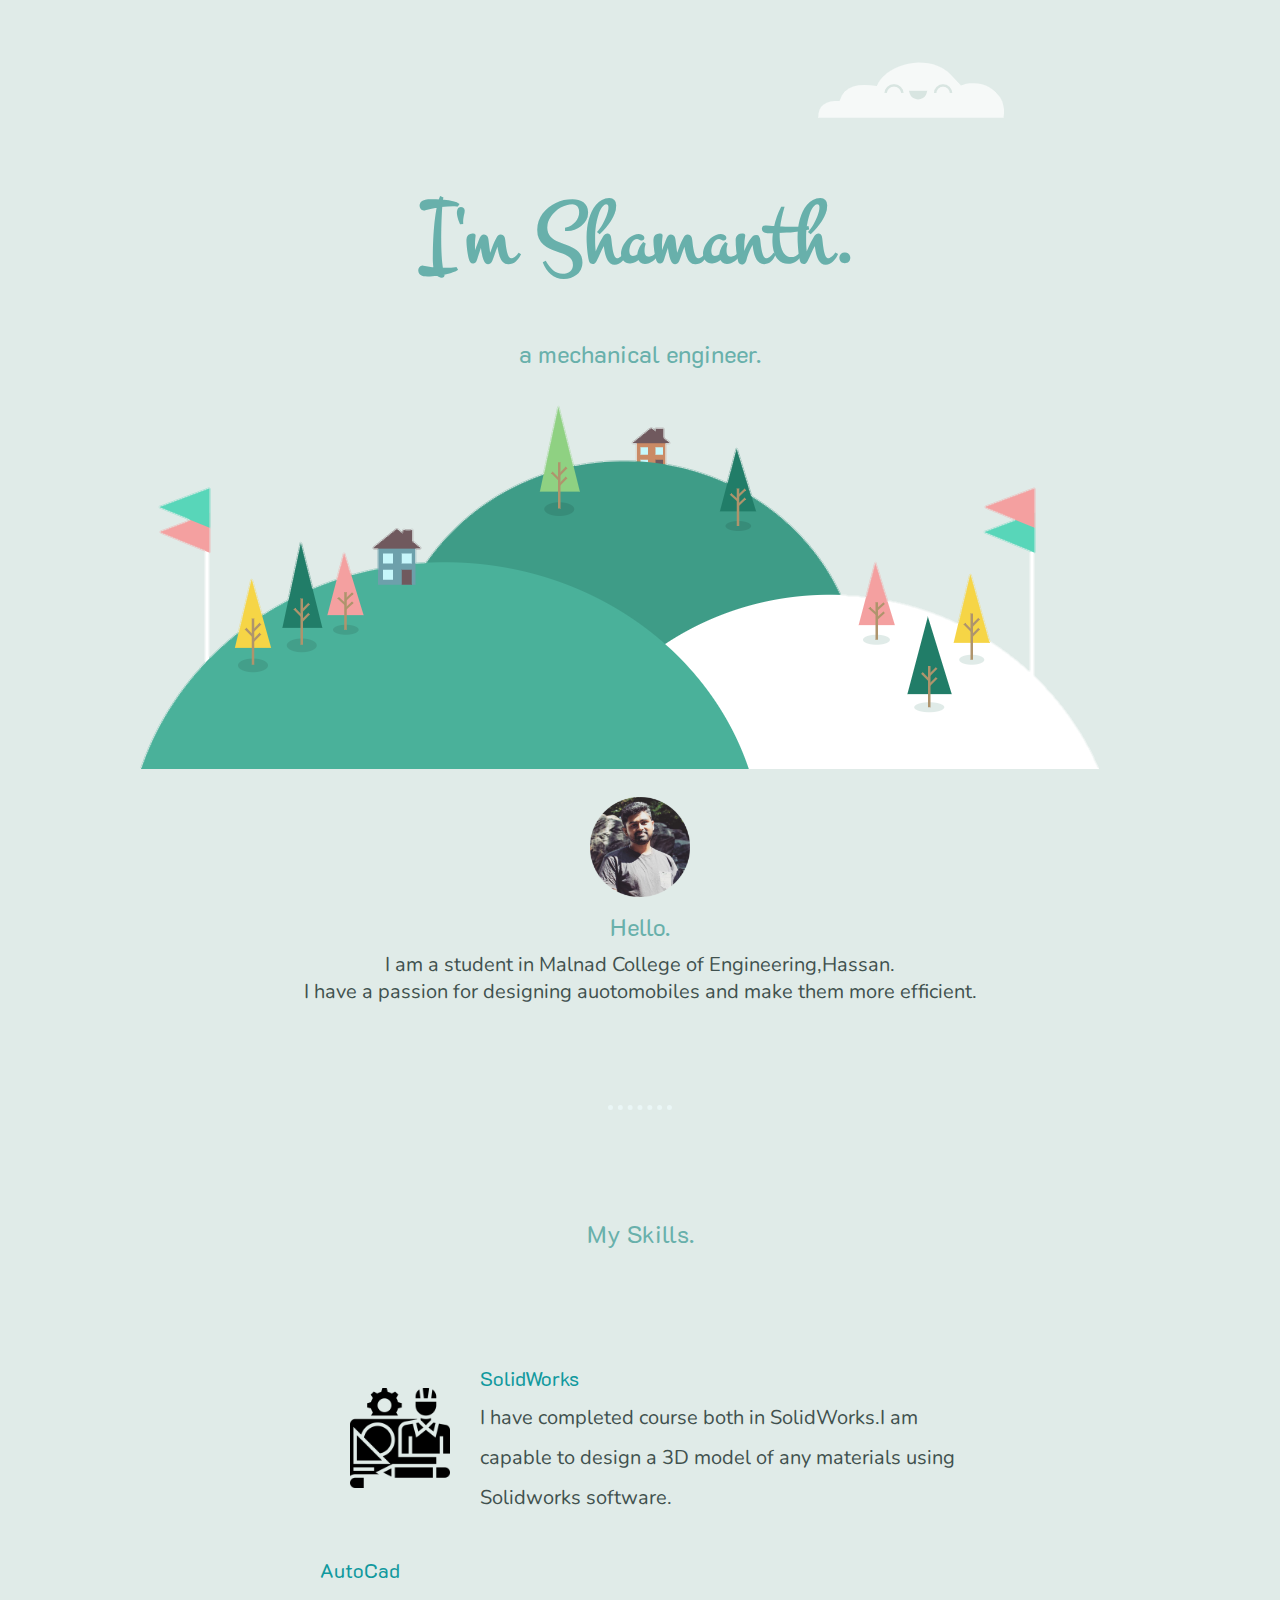
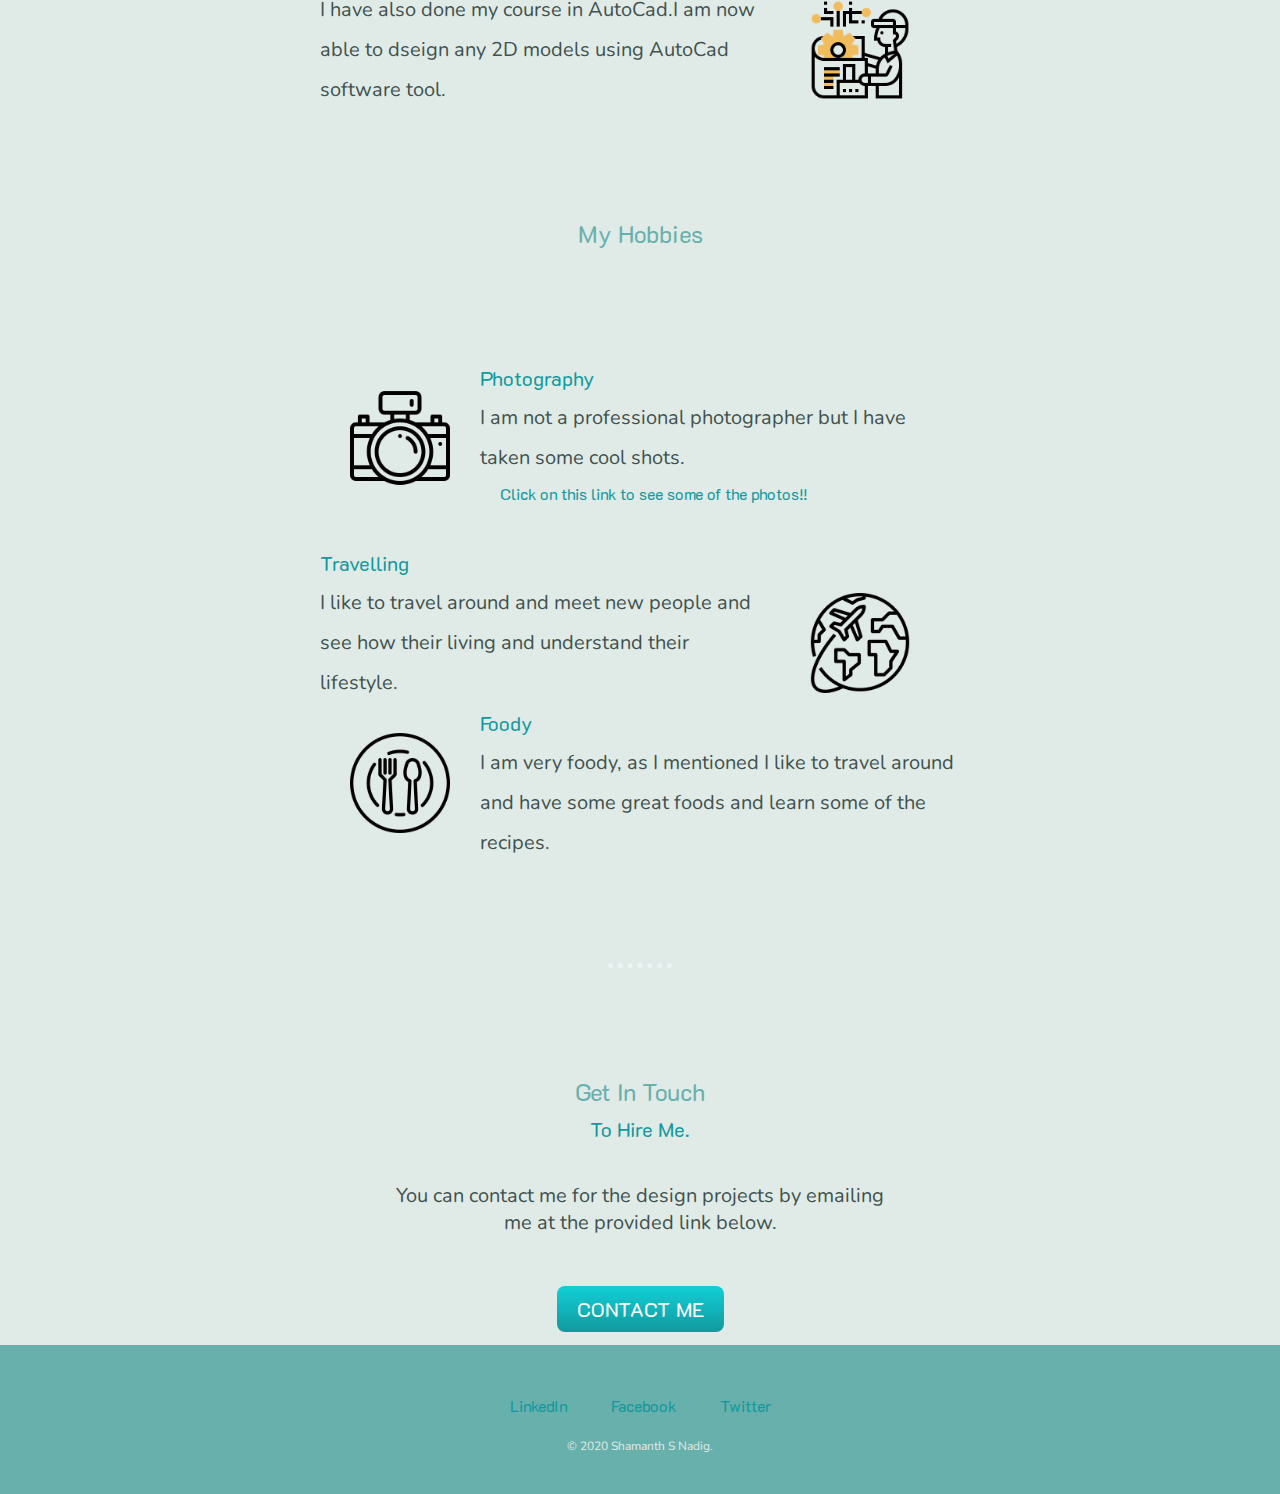
<file: index.html>
<!DOCTYPE html>
<html lang="en" dir="ltr">

<head>
  <meta charset="utf-8">
  <title>Shamanth S Nadig</title>
  <link rel="stylesheet" type="text/css" href="css/styles.css">
  <link rel="icon" href="favicon.ico">
  <link href="https://fonts.googleapis.com/css2?family=K2D:wght@300&family=Montez&family=Nunito:wght@600&display=swap" rel="stylesheet">

</head>

<body>
  <div class="First-box">
    <img class="top-cloud" src="images/Cloud.PNG" alt="cloud-image">
    <h1>I'm Shamanth.</h1>
    <h2>a mechanical engineer.</h2>

    <img src="images/1597386095435.png" alt="mountain-image"><br>
    <br>
    <div class="middle-container">
      <div class="profile">
        <img class="" src="Nadig.png" width="100px" height="100px" alt="">
        <h2>Hello.</h2>
        <p>I am a student in Malnad College of Engineering,Hassan.<br> I have a passion for designing auotomobiles and make them more efficient.</p>
      </div>
      <hr>
      <div class="skills">
        <h2>My Skills.</h2>
        <div class="skill-row">
          <img class="SolidWorks" src="blueprint.png" width="100px" height="100px" alt="">
          <h3>SolidWorks</h3>
          <p>I have completed course both in SolidWorks.I am capable to design a 3D model of any materials using Solidworks software.</p><br>
          <img class="AutoCad" src="machinery.png" width="100px" height="100px" alt="">
          <h3>AutoCad</h3>
          <p>I have also done my course in AutoCad.I am now able to dseign any 2D models using AutoCad software tool. </p>

        </div>
        <h2>My Hobbies</h2>
        <div class="skill-row">
          <img class="camera" src="camera.png" width="100px" height="100px" alt="">
          <h3>Photography</h3>
          <p>I am not a professional photographer but I have taken some cool shots.</p>
          <a href="Photography.html">Click on this link to see some of the photos!!</a><br><br>

          <img class="travel" src="travel.png" width="100px" height="100px" alt="">
          <h3>Travelling</h3>
          <p>I like to travel around and meet new people and see how their living and understand their lifestyle.</p>
          <img class="food" src="food.png" width="100px" height="100px" alt="">
          <h3>Foody</h3>
          <p>I am very foody, as I mentioned I like to travel around and have some great foods and learn some of the recipes.</p>
        </div>
      </div>
      <hr>
      <div class="contact-me">
        <h2>Get In Touch</h2>
        <h3>To Hire Me.</h3>
        <p class="contact-messege">You can contact me for the design projects by emailing me at the provided link below.</p>
        <a class="btn" href="mailto:shamanthnadig@gmail.com">CONTACT ME</a>
      </div>
    </div><br>


    <div class="bottom-container">
      <a class="footer-link" href="https://www.linkedin.com/in/shamanth-s-nadig-0b4606181/">LinkedIn</a>
      <a class="footer-link" href="https://www.facebook.com/Shamanthnadig98">Facebook</a>
      <a class="footer-link" href="https://twitter.com/ShamanthSNadig2">Twitter</a>
      <p class="copyright">© 2020 Shamanth S Nadig.</p>
    </div>



</body>

</html>
</file>
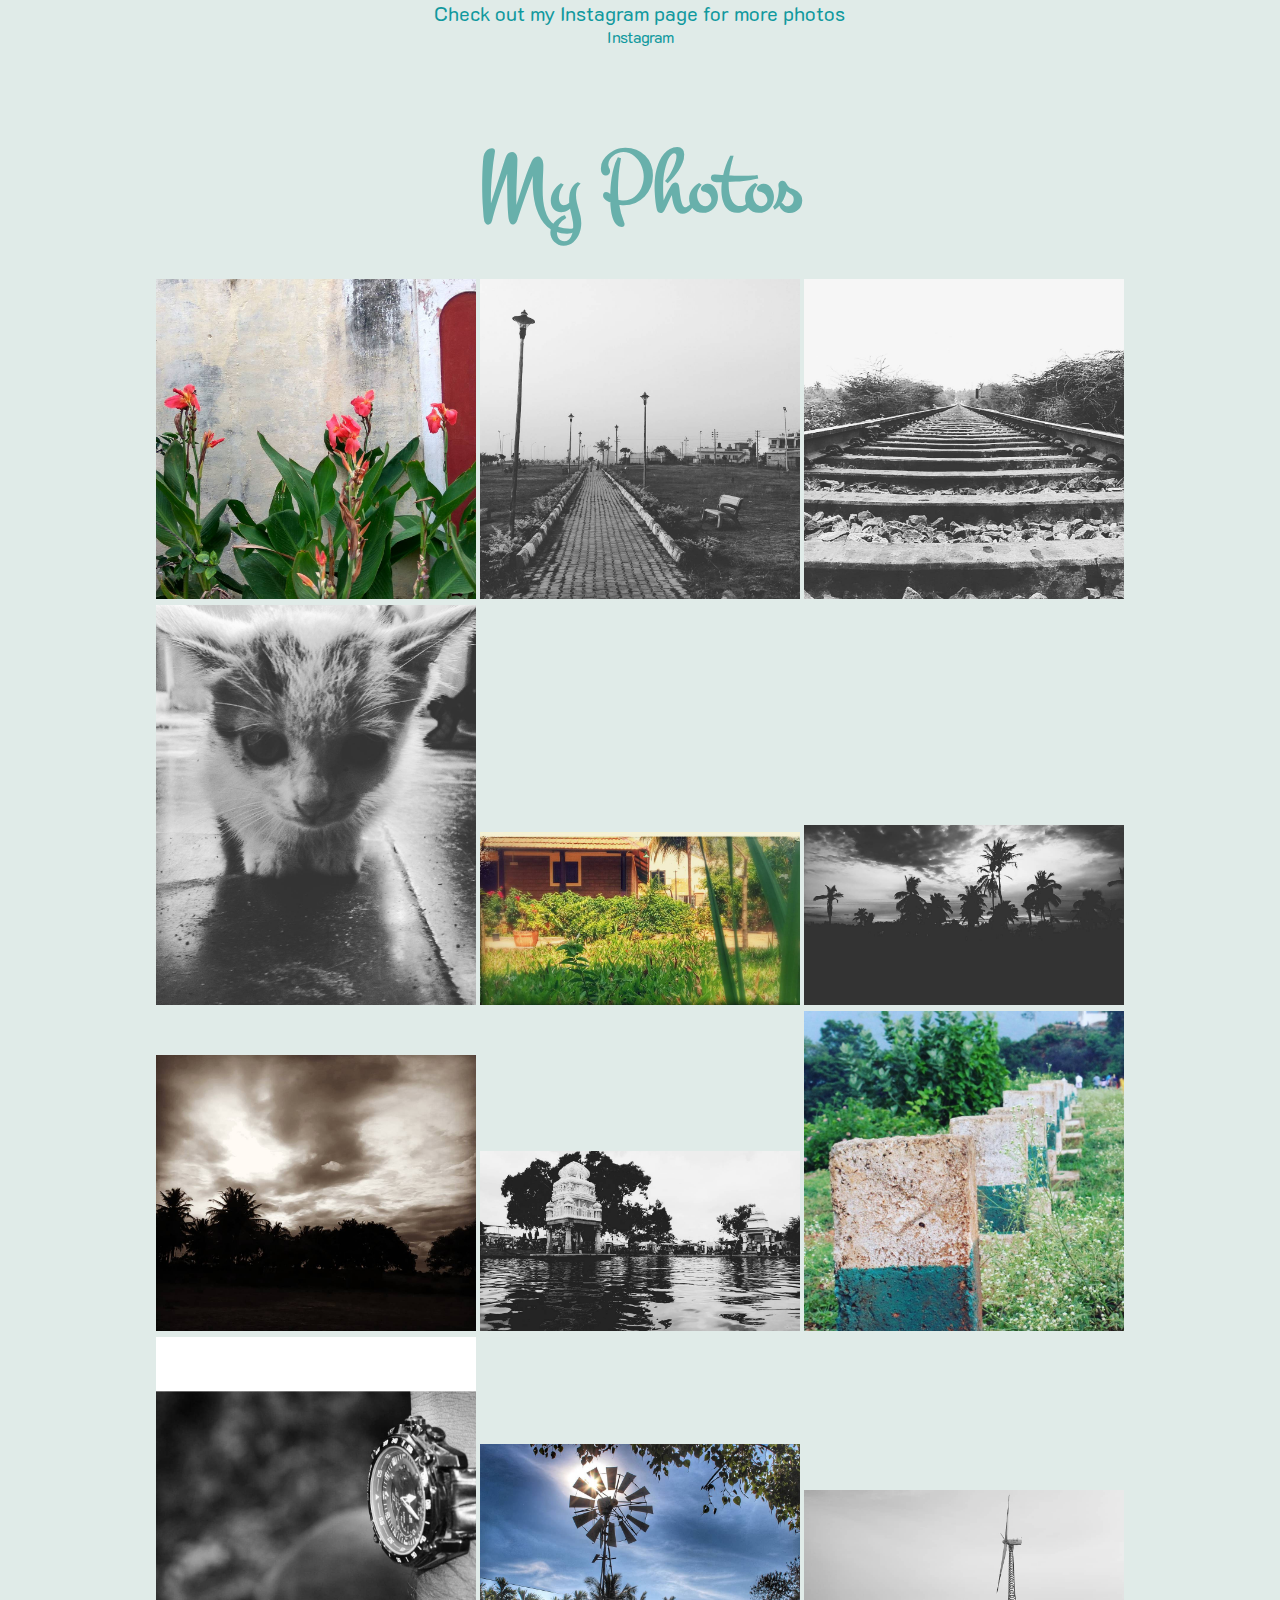
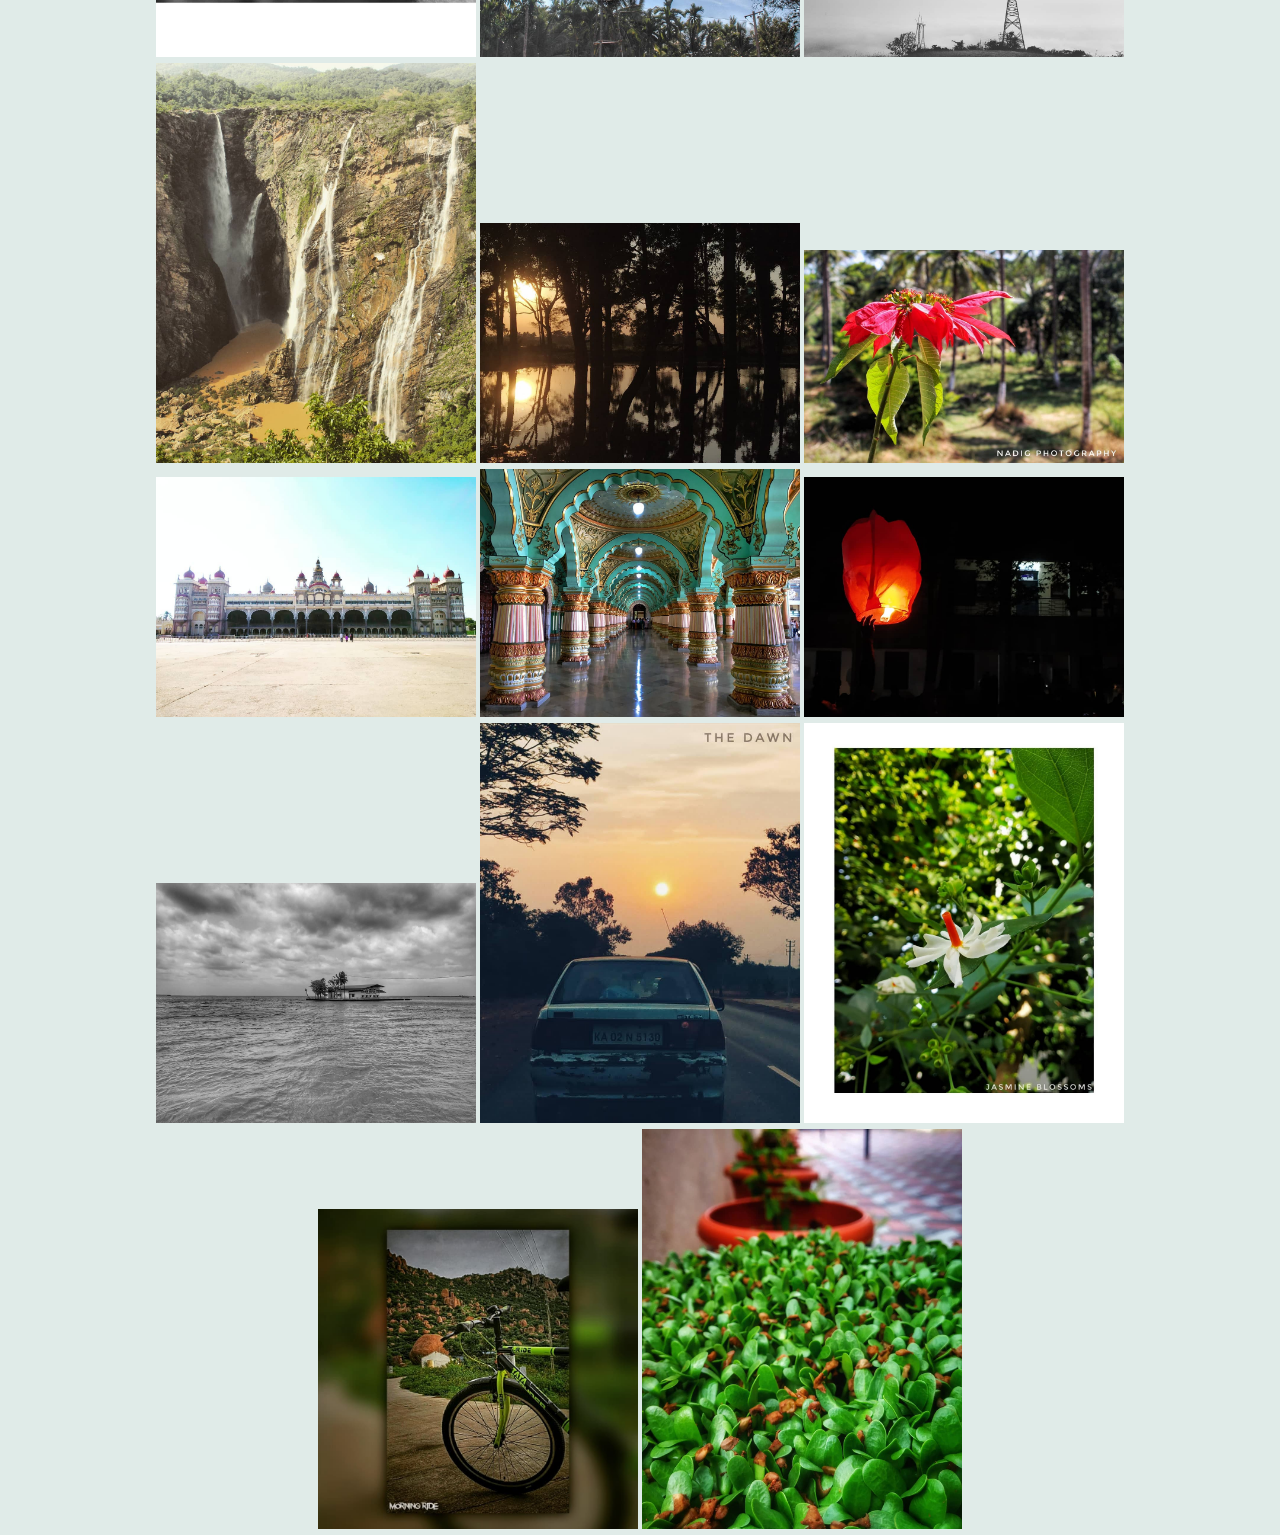
<file: Photography.html>
<!DOCTYPE html>
<html lang="en" dir="ltr">
  <head>
    <meta charset="utf-8">
    <title>Photos</title>
    <link rel="stylesheet" type="text/css" href="css/styles.css">
    <link rel="icon" href="favicon.ico">
    <link href="https://fonts.googleapis.com/css2?family=K2D:wght@300&family=Montez&family=Nunito:wght@600&display=swap" rel="stylesheet">
  </head>
  <body>

    <h3>Check out my Instagram page for more photos</h3>
        <a href="https://www.instagram.com/shamanth_s_nadig/?hl=en">Instagram</a>

    <h1>My Photos</h1>
    <img src="Instagram(5).jpg"  alt="photo" width="25%">
    <img src="Instagram(6).jpg"  alt="photo" width="25%">
    <img src="Instagram(7).jpg"  alt="photo" width="25%">
    <img src="Instagram(8).jpg"  alt="photo" width="25%">
    <img src="Instagram(9).jpg"  alt="photo" width="25%">
    <img src="Instagram(10).jpg"  alt="photo" width="25%">
    <img src="Instagram(11).jpg"  alt="photo" width="25%">
    <img src="Instagram(12).jpg"  alt="photo" width="25%">
    <img src="Instagram(13).jpg"  alt="photo" width="25%">
    <img src="Instagram(14).jpg"  alt="photo" width="25%">
    <img src="Instagram(15).jpg"  alt="photo" width="25%">
    <img src="Instagram(16).jpg"  alt="photo" width="25%">
    <img src="Instagram(17).jpg"  alt="photo" width="25%">
    <img src="Instagram(18).jpg"  alt="photo" width="25%">
    <img src="Instagram(19).jpg"  alt="photo" width="25%">
    <img src="Instagram(20).jpg"  alt="photo" width="25%">
    <img src="Instagram(21).jpg"  alt="photo" width="25%">
    <img src="Instagram(22).jpg"  alt="photo" width="25%">
    <img src="Instagram(23).jpg"  alt="photo" width="25%">
    <img src="Instagram(24).jpg"  alt="photo" width="25%">
    <img src="Instagram(25).jpg"  alt="photo" width="25%">
    <img src="Instagram(26).jpg"  alt="photo" width="25%">
    <img src="Instagram(27).jpg"  alt="photo" width="25%">



  </body>
</html>
</file>
<file: css/styles.css>
*{margin: 0; padding: 0;}

body {
  background-color: #e0ebe8;
  color: #40514E;
  margin: 0;
  text-align: center;
  font-family: 'Nunito', sans-serif;
}

h1 {
  line-height: 2;
  margin: 50px auto 0 auto;
  font-family: 'Montez', cursive;
  font-size: 5.625rem;
  color: #68b0ab;
}

h2 {
  color: #68b0ab;
  line-height: 2;
  font-family: 'K2D', sans-serif;
  font-size: 1.5rem;
  font-weight: normal;
}

h3 {
  color: #11999E;
  font-family: 'K2D', sans-serif;
  font-size: 1.25rem;
  font-weight: normal;
}

hr {
  border-style: dotted none none;
  border-color: #EAF6F6;
  border-width: 5px;
  width: 5%;
  margin: 100px auto;
}

p {
  font-family: 'Nunito', sans-serif;
  font-size: 20px
}

.First-box {
  background-color: #e0ebe8;
  position: relative;
  padding-top: 100px;
}

.skill-row {
  width: 50%;
  margin: 100px auto 100px auto;
  text-align: left;
  line-height: 2;
}

.SolidWorks {
  float: left;
  margin: 30px;
}

.AutoCad {
  float: right;
  margin: 50px;
}

.camera {
  float: left;
  margin: 30px;
}

.travel {
  float: right;
  margin: 50px;
}

.food {
  float: left;
  margin: 30px;
}

.top-cloud {
  position: absolute;
  right: 250px;
  top: 40px;
}

.contact-messege {
  margin: 40px auto 60px;
  width: 40%;
}

.btn {
  background: #11cdd4;
  background: -webkit-gradient(linear, left top, left bottom, color-stop(0.05, #11cdd4), color-stop(1, #11999e));
  background: -moz-linear-gradient(center top, #11cdd4 5%, #11999e 100%);
  background: -ms-linear-gradient(center top, #11cdd4 5%, #11999e 100%);
  background: -o-linear-gradient(center top, #11cdd4 5%, #11999e 100%);
  background: -webkit-linear-gradient(center top, #11cdd4 5%, #11999e 100%);
  -webkit-border-radius: 8;
  -moz-border-radius: 8;
  border-radius: 8px;
  font-family: 'K2D', sans-serif;
  color: #ffffff;
  font-size: 20px;
  padding: 10px 20px 10px 20px;
  text-decoration: none;
}

.btn:hover {
  background: #30e3cb;
  background: -webkit-gradient(linear, left top, left bottom, color-stop(0.05, #30e3cb), color-stop(1, #2bc4ad));
  background: -moz-linear-gradient(center top, #30e3cb 5%, #2bc4ad 100%);
  background: -ms-linear-gradient(center top, #30e3cb 5%, #2bc4ad 100%);
  background: -o-linear-gradient(center top, #30e3cb 5%, #2bc4ad 100%);
  background: -webkit-linear-gradient(center top, #30e3cb 5%, #2bc4ad 100%);
  text-decoration: none;
}

.bottom-container {
  background-color: #68b0ab;
  padding: 50px 0 20px 0 ;

}

a {
  color: #11999E;
  font-family: 'K2D', sans-serif;
  margin: 10px 20px;
  text-decoration: none;
}

a:hover {
  color: #e0ebe8;
}

.copyright {
  color: #e0ebe8;
  font-size: 0.75rem;
  padding: 20px 0;
}
</file>
